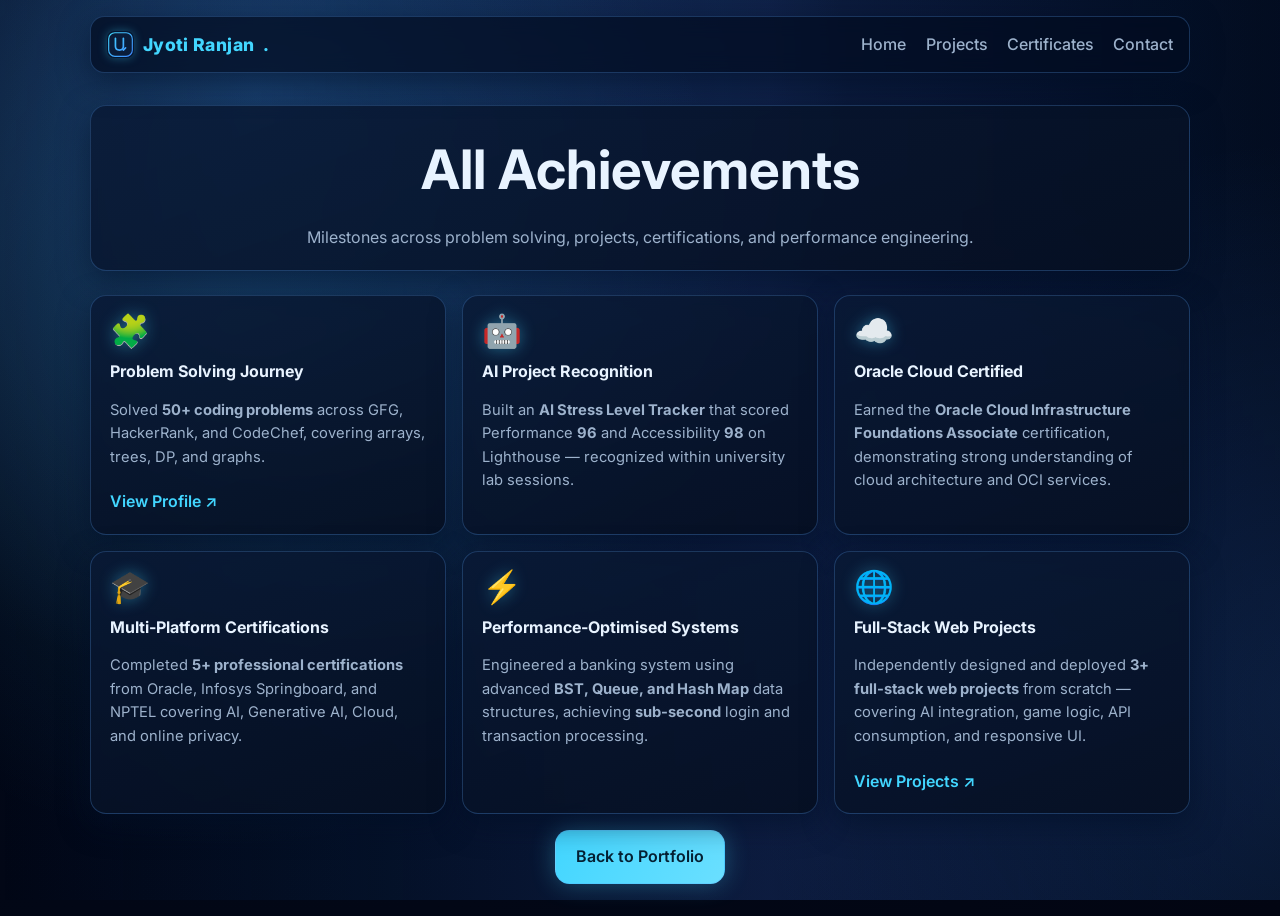
<file: achievements.html>
<!DOCTYPE html>
<html lang="en">
  <head>
    <meta charset="UTF-8" />
    <meta name="viewport" content="width=device-width, initial-scale=1.0" />
    <title>All Achievements | Jyoti Ranjan</title>
    <meta name="description" content="All achievements by Jyoti Ranjan." />
    <link rel="preconnect" href="https://fonts.googleapis.com" />
    <link rel="preconnect" href="https://fonts.gstatic.com" crossorigin />
    <link
      href="https://fonts.googleapis.com/css2?family=Inter:wght@400;500;600;700;800&display=swap"
      rel="stylesheet"
    />
    <link rel="stylesheet" href="styles.css" />
  </head>
  <body>
    <div class="aurora-bg"></div>

    <header class="site-header">
      <a href="index.html#home" class="brand">
        <img src="assets/images/logo.svg" alt="Jyoti logo" class="brand-logo" />
        <span>Jyoti Ranjan</span><span>.</span>
      </a>
      <nav class="nav-links nav-links-static">
        <a href="index.html#home">Home</a>
        <a href="index.html#projects">Projects</a>
        <a href="index.html#certificates">Certificates</a>
        <a href="index.html#contact">Contact</a>
      </nav>
    </header>

    <main class="subpage-main">
      <section class="section-shell page-intro card">
        <h1>All Achievements</h1>
        <p>Milestones across problem solving, projects, certifications, and performance engineering.</p>
      </section>

      <section class="section-shell">
        <div class="achievement-grid">
          <article class="card achievement-card">
            <div class="achievement-icon">🧩</div>
            <h3>Problem Solving Journey</h3>
            <p>Solved <strong>50+ coding problems</strong> across GFG, HackerRank, and CodeChef, covering arrays, trees, DP, and graphs.</p>
            <a href="https://github.com/jyoti-ranjan5" target="_blank" rel="noreferrer">View Profile ↗</a>
          </article>

          <article class="card achievement-card">
            <div class="achievement-icon">🤖</div>
            <h3>AI Project Recognition</h3>
            <p>Built an <strong>AI Stress Level Tracker</strong> that scored Performance <strong>96</strong> and Accessibility <strong>98</strong> on Lighthouse — recognized within university lab sessions.</p>
          </article>

          <article class="card achievement-card">
            <div class="achievement-icon">☁️</div>
            <h3>Oracle Cloud Certified</h3>
            <p>Earned the <strong>Oracle Cloud Infrastructure Foundations Associate</strong> certification, demonstrating strong understanding of cloud architecture and OCI services.</p>
          </article>

          <article class="card achievement-card">
            <div class="achievement-icon">🎓</div>
            <h3>Multi-Platform Certifications</h3>
            <p>Completed <strong>5+ professional certifications</strong> from Oracle, Infosys Springboard, and NPTEL covering AI, Generative AI, Cloud, and online privacy.</p>
          </article>

          <article class="card achievement-card">
            <div class="achievement-icon">⚡</div>
            <h3>Performance-Optimised Systems</h3>
            <p>Engineered a banking system using advanced <strong>BST, Queue, and Hash Map</strong> data structures, achieving <strong>sub-second</strong> login and transaction processing.</p>
          </article>

          <article class="card achievement-card">
            <div class="achievement-icon">🌐</div>
            <h3>Full-Stack Web Projects</h3>
            <p>Independently designed and deployed <strong>3+ full-stack web projects</strong> from scratch — covering AI integration, game logic, API consumption, and responsive UI.</p>
            <a href="projects.html">View Projects ↗</a>
          </article>
        </div>

        <div class="section-action">
          <a class="btn btn-primary" href="index.html#achievements">Back to Portfolio</a>
        </div>
      </section>
    </main>
  </body>
</html>
</file>
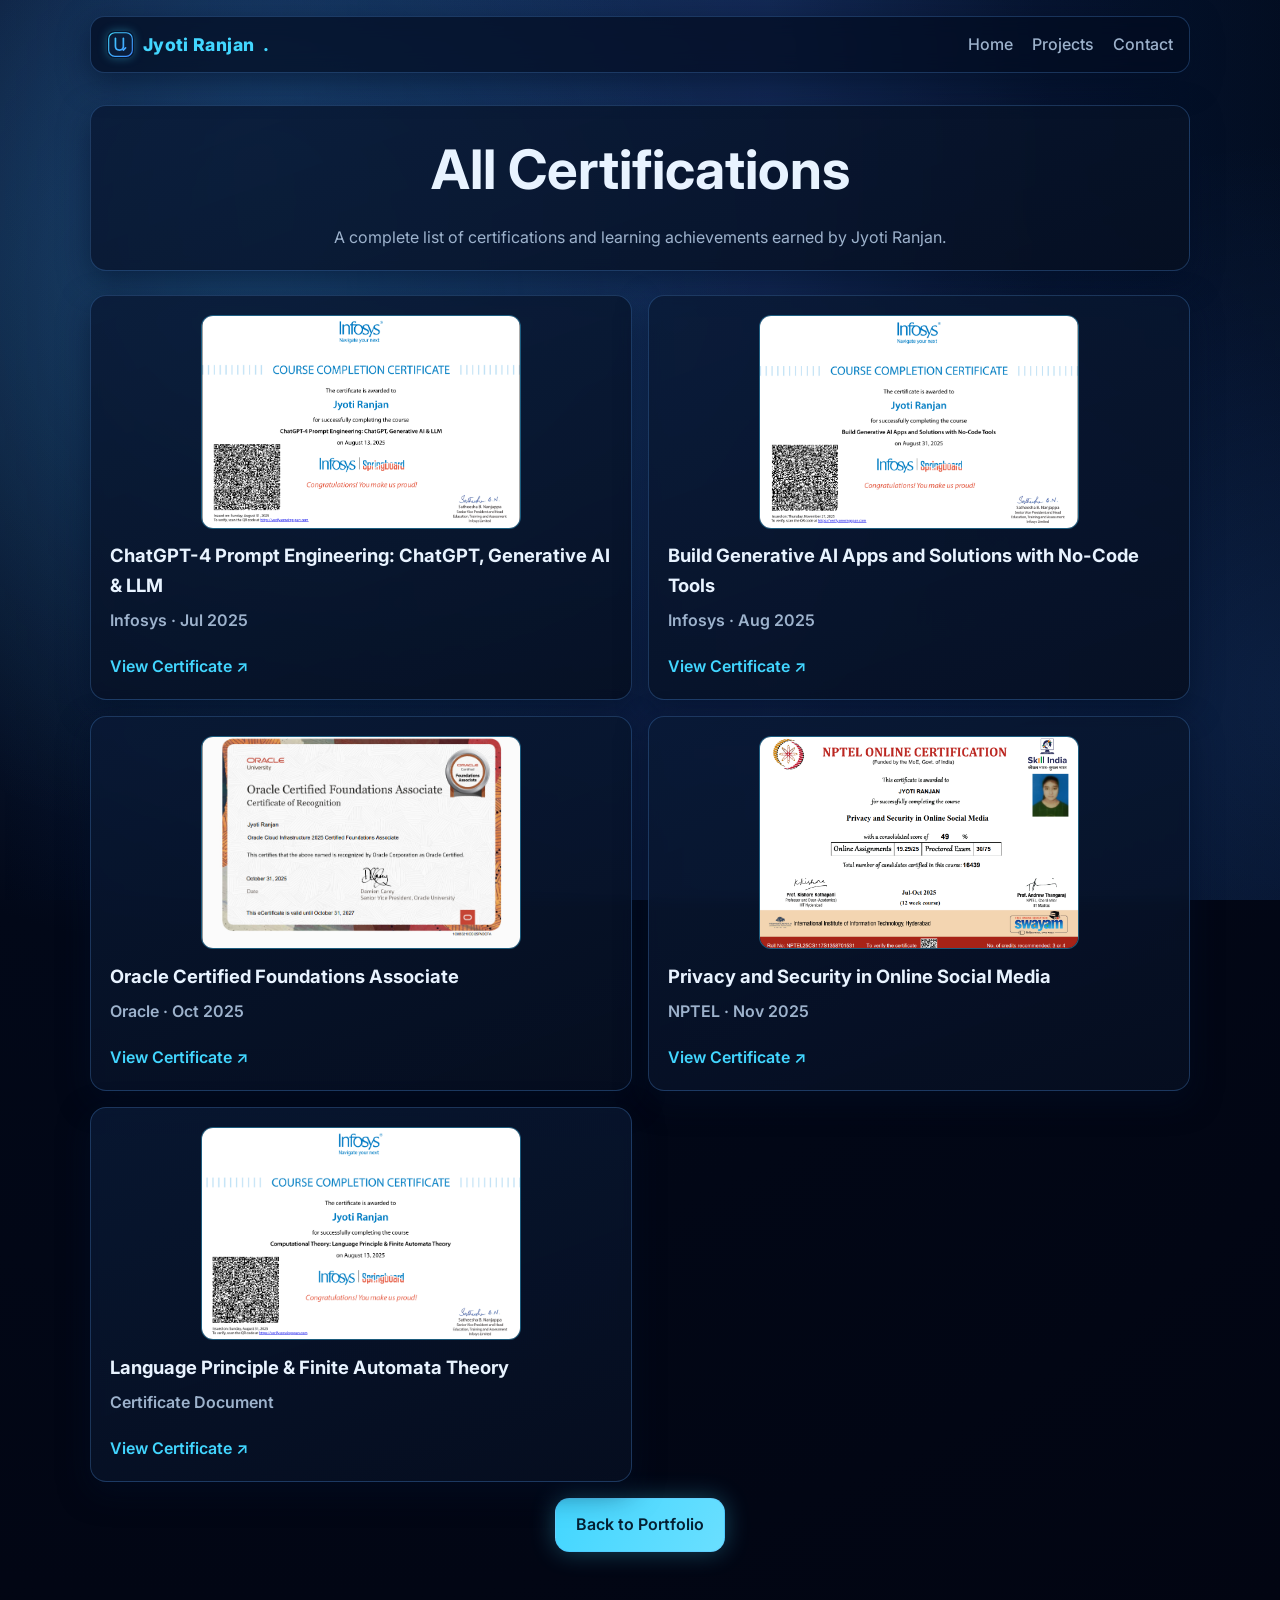
<file: certifications.html>
<!DOCTYPE html>
<html lang="en">
  <head>
    <meta charset="UTF-8" />
    <meta name="viewport" content="width=device-width, initial-scale=1.0" />
    <title>All Certifications | Jyoti Ranjan</title>
    <meta
      name="description"
      content="All certifications earned by Jyoti Ranjan."
    />
    <link rel="preconnect" href="https://fonts.googleapis.com" />
    <link rel="preconnect" href="https://fonts.gstatic.com" crossorigin />
    <link
      href="https://fonts.googleapis.com/css2?family=Inter:wght@400;500;600;700;800&display=swap"
      rel="stylesheet"
    />
    <link rel="stylesheet" href="styles.css" />
  </head>
  <body>
    <div class="aurora-bg"></div>

    <header class="site-header">
      <a href="index.html#home" class="brand">
        <img src="assets/images/logo.svg" alt="Jyoti logo" class="brand-logo" />
        <span>Jyoti Ranjan</span><span>.</span>
      </a>
      <nav class="nav-links nav-links-static">
        <a href="index.html#home">Home</a>
        <a href="index.html#projects">Projects</a>
        <a href="index.html#contact">Contact</a>
      </nav>
    </header>

    <main class="subpage-main">
      <section class="section-shell page-intro card">
        <h1>All Certifications</h1>
        <p>
          A complete list of certifications and learning achievements earned by
          Jyoti Ranjan.
        </p>
      </section>

      <section class="section-shell">
        <div class="project-grid all-certificates-grid">
          <article class="card project-card certificate-card">
            <img class="certificate-thumb" src="assets/certificates/Chat gpt 4 prompt eng.png" alt="ChatGPT Prompt Engineering certificate preview" />
            <h3>ChatGPT-4 Prompt Engineering: ChatGPT, Generative AI & LLM</h3>
            <p class="certificate-meta">Infosys · Jul 2025</p>
            <a href="assets/images/promt Engineering chatgpt,generative ai infosis certificate.pdf" target="_blank" rel="noreferrer">View Certificate ↗</a>
          </article>

          <article class="card project-card certificate-card">
            <img class="certificate-thumb" src="assets/certificates/Build genrative Ai app.png" alt="Build Generative AI Apps certificate preview" />
            <h3>Build Generative AI Apps and Solutions with No-Code Tools</h3>
            <p class="certificate-meta">Infosys · Aug 2025</p>
            <a href="assets/images/buld generative ai apps and solution with no  codes infosis.pdf" target="_blank" rel="noreferrer">View Certificate ↗</a>
          </article>

          <article class="card project-card certificate-card">
            <img class="certificate-thumb" src="assets/certificates/oracle cloud infra.png" alt="Oracle Foundations Associate certificate preview" />
            <h3>Oracle Certified Foundations Associate</h3>
            <p class="certificate-meta">Oracle · Oct 2025</p>
            <a href="assets/images/oraclecertificate.pdf" target="_blank" rel="noreferrer">View Certificate ↗</a>
          </article>

          <article class="card project-card certificate-card">
            <img class="certificate-thumb" src="assets/certificates/Privacy and security in social.png" alt="Privacy and Security in Online Social Media certificate preview" />
            <h3>Privacy and Security in Online Social Media</h3>
            <p class="certificate-meta">NPTEL · Nov 2025</p>
            <a href="assets/images/Privacy and Security in Online Social Media (3).pdf" target="_blank" rel="noreferrer">View Certificate ↗</a>
          </article>

          <article class="card project-card certificate-card">
            <img class="certificate-thumb" src="assets/certificates/Computational theory .png" alt="Language Principle and Finite Automata Theory certificate preview" />
            <h3>Language Principle & Finite Automata Theory</h3>
            <p class="certificate-meta">Certificate Document</p>
            <a href="assets/images/language Principle &finite Automata Theory.pdf" target="_blank" rel="noreferrer">View Certificate ↗</a>
          </article>
        </div>

        <div class="section-action">
          <a class="btn btn-primary" href="index.html#certificates">Back to Portfolio</a>
        </div>
      </section>
    </main>
  </body>
</html>
</file>
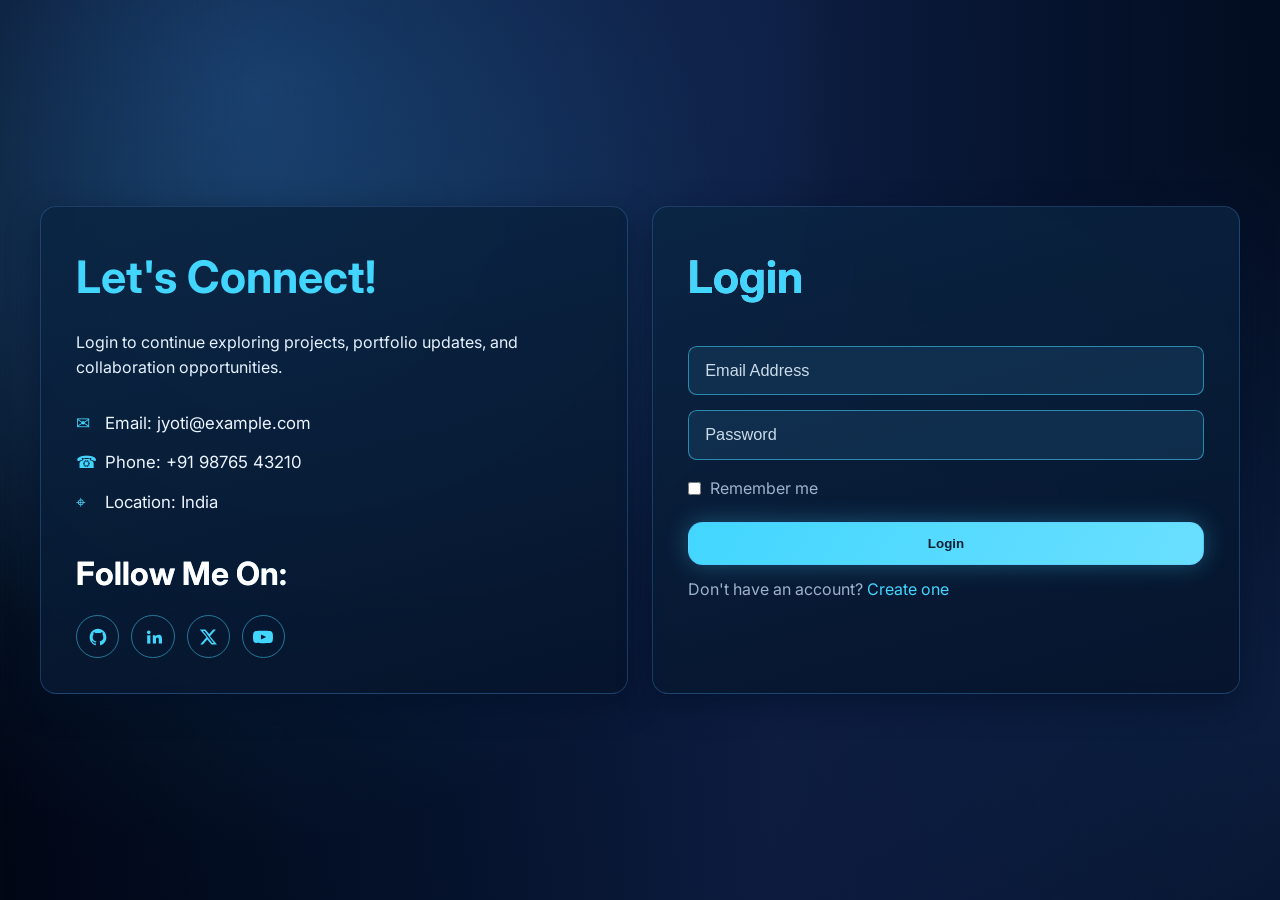
<file: login.html>
<!DOCTYPE html>
<html lang="en">
  <head>
    <meta charset="UTF-8" />
    <meta name="viewport" content="width=device-width, initial-scale=1.0" />
    <title>Login | Jyoti Portfolio</title>
    <link rel="preconnect" href="https://fonts.googleapis.com" />
    <link rel="preconnect" href="https://fonts.gstatic.com" crossorigin />
    <link
      href="https://fonts.googleapis.com/css2?family=Inter:wght@400;500;600;700;800&display=swap"
      rel="stylesheet"
    />
    <link rel="stylesheet" href="styles.css" />
  </head>
  <body class="login-page">
    <div class="aurora-bg"></div>

    <main class="login-wrapper">
      <section class="login-info card">
        <h1>Let's Connect!</h1>
        <p>
          Login to continue exploring projects, portfolio updates, and
          collaboration opportunities.
        </p>

        <ul class="login-contact-list">
          <li><span>✉</span> Email: jyoti@example.com</li>
          <li><span>☎</span> Phone: +91 98765 43210</li>
          <li><span>⌖</span> Location: India</li>
        </ul>

        <div class="social-login">
          <h2>Follow Me On:</h2>
          <div class="social-links">
            <a href="https://github.com/jyoti-ranjan5" target="_blank" rel="noreferrer" aria-label="GitHub">
              <svg viewBox="0 0 24 24" aria-hidden="true">
                <path d="M12 2C6.48 2 2 6.59 2 12.26C2 16.8 4.87 20.64 8.84 22C9.34 22.1 9.52 21.78 9.52 21.5C9.52 21.25 9.51 20.56 9.5 19.75C6.73 20.37 6.14 18.57 6.14 18.57C5.68 17.38 5.03 17.06 5.03 17.06C4.12 16.43 5.1 16.44 5.1 16.44C6.11 16.52 6.64 17.5 6.64 17.5C7.53 19.07 8.97 18.61 9.54 18.34C9.63 17.68 9.89 17.23 10.18 16.98C7.97 16.72 5.64 15.83 5.64 11.85C5.64 10.72 6.03 9.79 6.68 9.06C6.57 8.8 6.23 7.75 6.78 6.33C6.78 6.33 7.62 6.05 9.52 7.38C10.31 7.16 11.16 7.05 12 7.05C12.84 7.05 13.69 7.16 14.48 7.38C16.38 6.05 17.22 6.33 17.22 6.33C17.77 7.75 17.43 8.8 17.32 9.06C17.97 9.79 18.36 10.72 18.36 11.85C18.36 15.84 16.02 16.72 13.8 16.97C14.17 17.3 14.5 17.95 14.5 18.96C14.5 20.41 14.49 21.17 14.49 21.5C14.49 21.78 14.67 22.1 15.17 22C19.14 20.64 22 16.8 22 12.26C22 6.59 17.52 2 12 2Z" />
              </svg>
            </a>
            <a href="https://www.linkedin.com" target="_blank" rel="noreferrer" aria-label="LinkedIn">
              <svg viewBox="0 0 24 24" aria-hidden="true">
                <path d="M6.94 8.5C8.16 8.5 9.16 7.5 9.16 6.28C9.16 5.06 8.16 4.06 6.94 4.06C5.72 4.06 4.72 5.06 4.72 6.28C4.72 7.5 5.72 8.5 6.94 8.5Z" />
                <path d="M5.03 9.98H8.86V19.94H5.03V9.98Z" />
                <path d="M11.25 9.98H14.93V11.34H14.98C15.49 10.37 16.73 9.36 18.61 9.36C22.12 9.36 22.78 11.67 22.78 14.67V19.94H18.95V15.27C18.95 14.16 18.93 12.72 17.4 12.72C15.85 12.72 15.61 13.93 15.61 15.19V19.94H11.78V9.98H11.25Z" />
              </svg>
            </a>
            <a href="https://twitter.com" target="_blank" rel="noreferrer" aria-label="X">
              <svg viewBox="0 0 24 24" aria-hidden="true">
                <path d="M18.24 3H21.47L14.41 11.08L22.72 21H16.22L11.13 14.96L5.84 21H2.61L10.16 12.38L2.2 3H8.87L13.47 8.53L18.24 3ZM17.11 19.05H18.9L7.9 4.85H5.98L17.11 19.05Z" />
              </svg>
            </a>
            <a href="https://youtube.com" target="_blank" rel="noreferrer" aria-label="YouTube">
              <svg viewBox="0 0 24 24" aria-hidden="true">
                <path d="M23.5 7.2C23.23 6.16 22.43 5.34 21.4 5.07C19.52 4.57 12 4.57 12 4.57C12 4.57 4.48 4.57 2.6 5.07C1.57 5.34 0.77 6.16 0.5 7.2C0 9.09 0 12 0 12C0 12 0 14.91 0.5 16.8C0.77 17.84 1.57 18.66 2.6 18.93C4.48 19.43 12 19.43 12 19.43C12 19.43 19.52 19.43 21.4 18.93C22.43 18.66 23.23 17.84 23.5 16.8C24 14.91 24 12 24 12C24 12 24 9.09 23.5 7.2ZM9.55 15.12V8.88L15.82 12L9.55 15.12Z" />
              </svg>
            </a>
          </div>
        </div>
      </section>

      <section class="login-form card">
        <h2>Login</h2>
        <form>
          <div class="input-grid">
            <input type="email" placeholder="Email Address" required />
            <input type="password" placeholder="Password" required />
          </div>

          <label class="remember-row">
            <input type="checkbox" />
            <span>Remember me</span>
          </label>

          <button type="submit" class="btn btn-primary login-btn">Login</button>
          <p class="helper-text">
            Don't have an account? <a href="#">Create one</a>
          </p>
        </form>
      </section>
    </main>
  </body>
</html>
</file>
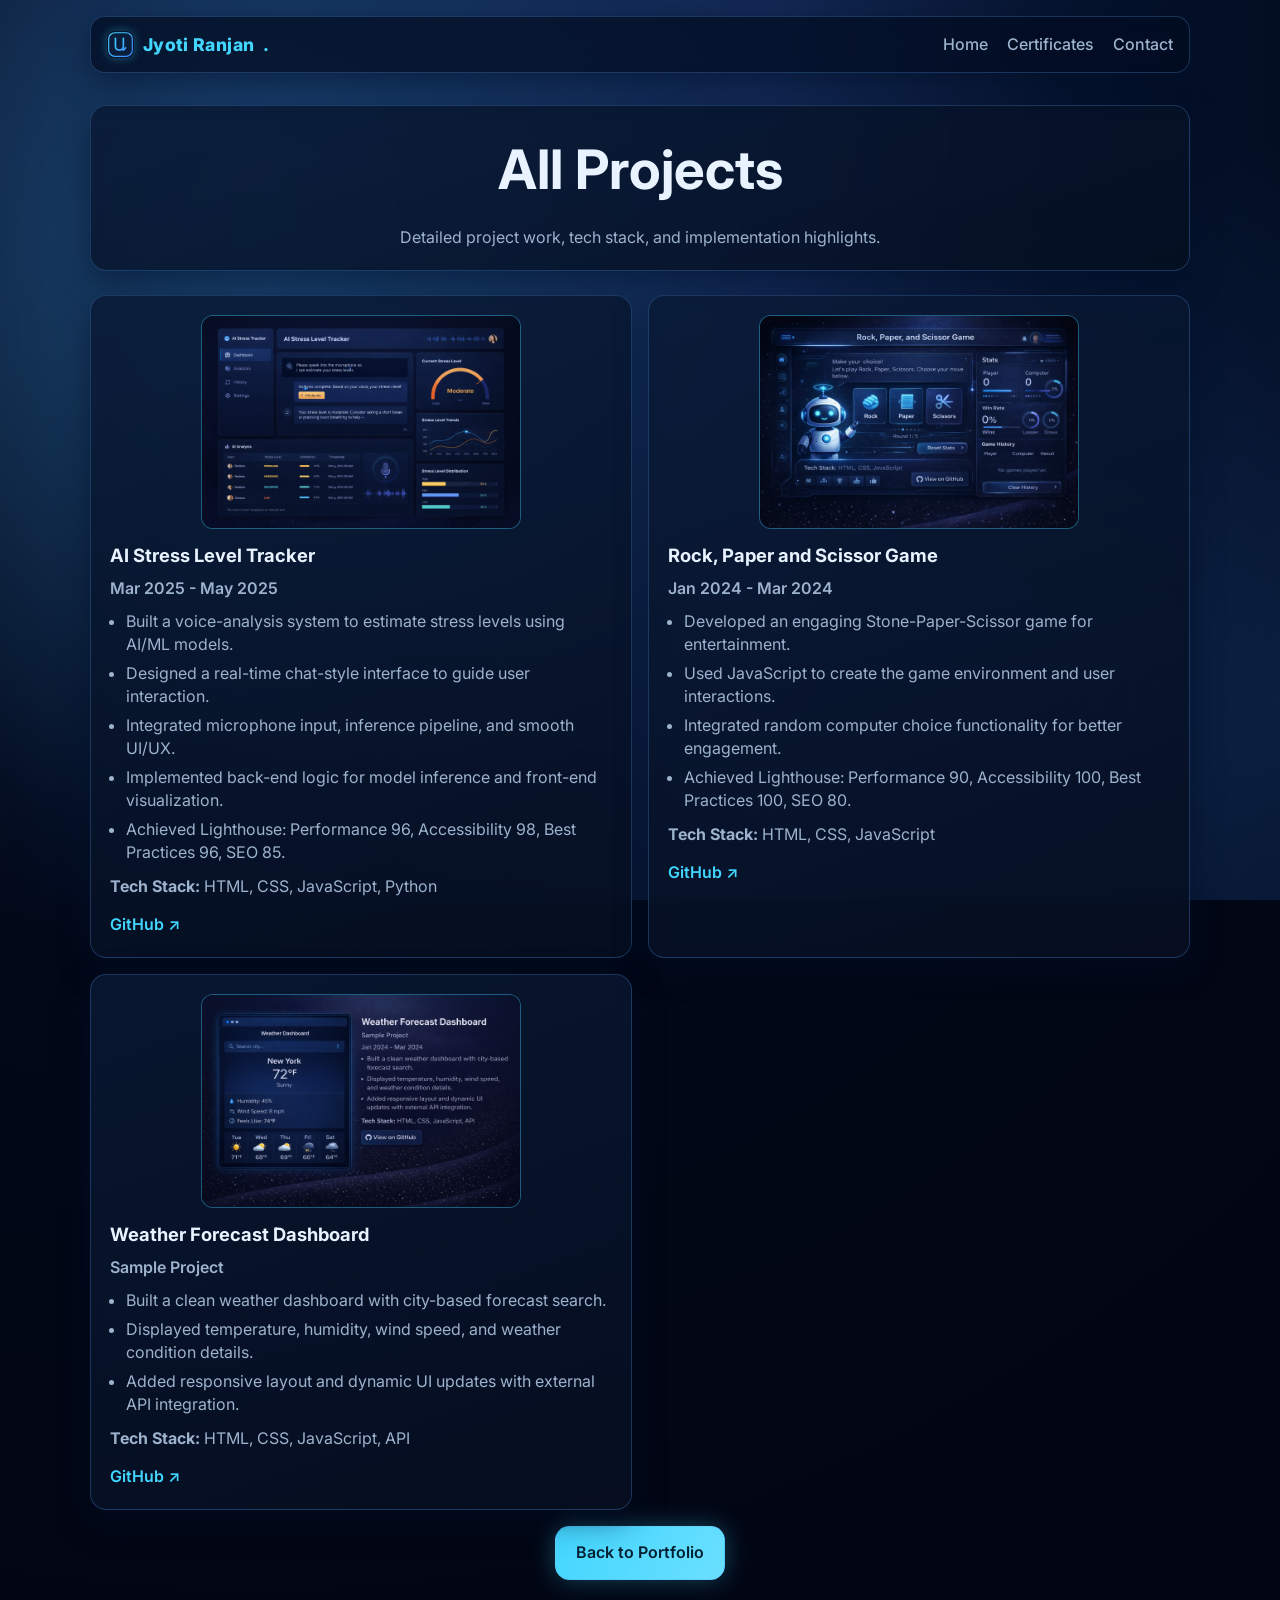
<file: projects.html>
<!DOCTYPE html>
<html lang="en">
  <head>
    <meta charset="UTF-8" />
    <meta name="viewport" content="width=device-width, initial-scale=1.0" />
    <title>All Projects | Jyoti Ranjan</title>
    <meta name="description" content="All projects by Jyoti Ranjan." />
    <link rel="preconnect" href="https://fonts.googleapis.com" />
    <link rel="preconnect" href="https://fonts.gstatic.com" crossorigin />
    <link
      href="https://fonts.googleapis.com/css2?family=Inter:wght@400;500;600;700;800&display=swap"
      rel="stylesheet"
    />
    <link rel="stylesheet" href="styles.css" />
  </head>
  <body>
    <div class="aurora-bg"></div>

    <header class="site-header">
      <a href="index.html#home" class="brand">
        <img src="assets/images/logo.svg" alt="Jyoti logo" class="brand-logo" />
        <span>Jyoti Ranjan</span><span>.</span>
      </a>
      <nav class="nav-links nav-links-static">
        <a href="index.html#home">Home</a>
        <a href="index.html#certificates">Certificates</a>
        <a href="index.html#contact">Contact</a>
      </nav>
    </header>

    <main class="subpage-main">
      <section class="section-shell page-intro card">
        <h1>All Projects</h1>
        <p>Detailed project work, tech stack, and implementation highlights.</p>
      </section>

      <section class="section-shell">
        <div class="project-grid all-projects-grid">
          <article class="card project-card">
            <img class="project-thumb" src="assets/projects/Stress level tracker.png" alt="AI Stress Level Tracker preview" />
            <h3>AI Stress Level Tracker</h3>
            <p class="project-meta">Mar 2025 - May 2025</p>
            <ul class="project-points">
              <li>Built a voice-analysis system to estimate stress levels using AI/ML models.</li>
              <li>Designed a real-time chat-style interface to guide user interaction.</li>
              <li>Integrated microphone input, inference pipeline, and smooth UI/UX.</li>
              <li>Implemented back-end logic for model inference and front-end visualization.</li>
              <li>Achieved Lighthouse: Performance 96, Accessibility 98, Best Practices 96, SEO 85.</li>
            </ul>
            <p class="project-stack"><strong>Tech Stack:</strong> HTML, CSS, JavaScript, Python</p>
            <a href="https://github.com/jyoti-ranjan5" target="_blank" rel="noreferrer">GitHub ↗</a>
          </article>

          <article class="card project-card">
            <img class="project-thumb" src="assets/projects/Rock Paer Scissor.png" alt="Rock Paper Scissor Game preview" />
            <h3>Rock, Paper and Scissor Game</h3>
            <p class="project-meta">Jan 2024 - Mar 2024</p>
            <ul class="project-points">
              <li>Developed an engaging Stone-Paper-Scissor game for entertainment.</li>
              <li>Used JavaScript to create the game environment and user interactions.</li>
              <li>Integrated random computer choice functionality for better engagement.</li>
              <li>Achieved Lighthouse: Performance 90, Accessibility 100, Best Practices 100, SEO 80.</li>
            </ul>
            <p class="project-stack"><strong>Tech Stack:</strong> HTML, CSS, JavaScript</p>
            <a href="https://github.com/jyoti-ranjan5" target="_blank" rel="noreferrer">GitHub ↗</a>
          </article>

          <article class="card project-card">
            <img class="project-thumb" src="assets/projects/Weather Forcast Dashboard.png" alt="Weather Forecast Dashboard preview" />
            <h3>Weather Forecast Dashboard</h3>
            <p class="project-meta">Sample Project</p>
            <ul class="project-points">
              <li>Built a clean weather dashboard with city-based forecast search.</li>
              <li>Displayed temperature, humidity, wind speed, and weather condition details.</li>
              <li>Added responsive layout and dynamic UI updates with external API integration.</li>
            </ul>
            <p class="project-stack"><strong>Tech Stack:</strong> HTML, CSS, JavaScript, API</p>
            <a href="https://github.com/jyoti-ranjan5" target="_blank" rel="noreferrer">GitHub ↗</a>
          </article>
        </div>

        <div class="section-action">
          <a class="btn btn-primary" href="index.html#projects">Back to Portfolio</a>
        </div>
      </section>
    </main>
  </body>
</html>
</file>
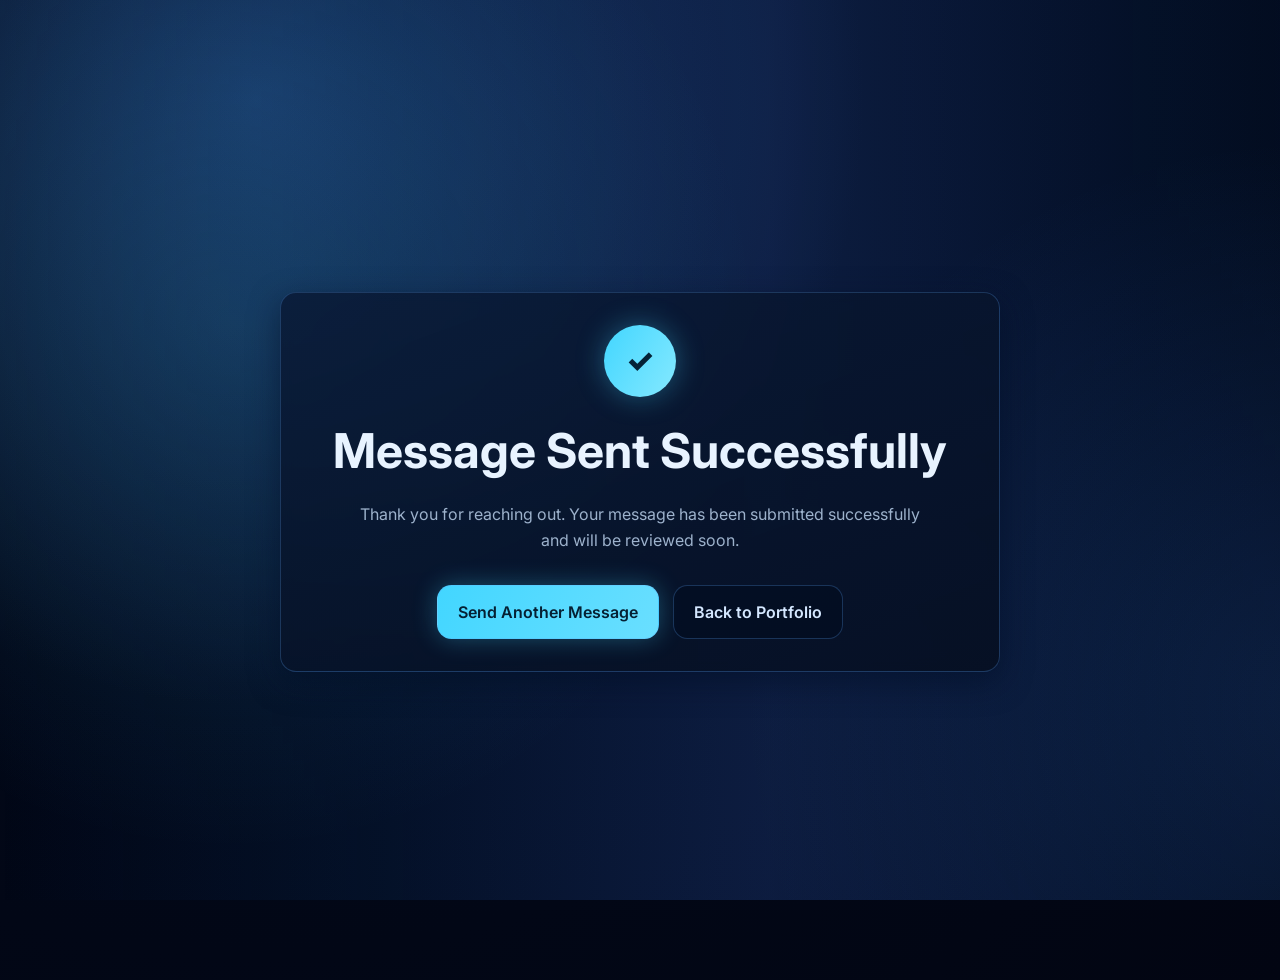
<file: success.html>
<!DOCTYPE html>
<html lang="en">
  <head>
    <meta charset="UTF-8" />
    <meta name="viewport" content="width=device-width, initial-scale=1.0" />
    <title>Message Sent | Jyoti Ranjan</title>
    <meta name="description" content="Confirmation page for successful contact form submission." />
    <link rel="preconnect" href="https://fonts.googleapis.com" />
    <link rel="preconnect" href="https://fonts.gstatic.com" crossorigin />
    <link
      href="https://fonts.googleapis.com/css2?family=Inter:wght@400;500;600;700;800&display=swap"
      rel="stylesheet"
    />
    <link rel="stylesheet" href="styles.css" />
  </head>
  <body>
    <div class="aurora-bg"></div>

    <main class="subpage-main success-page-wrap">
      <section class="card success-card">
        <div class="success-icon">✓</div>
        <h1>Message Sent Successfully</h1>
        <p>
          Thank you for reaching out. Your message has been submitted successfully
          and will be reviewed soon.
        </p>
        <div class="hero-cta">
          <a class="btn btn-primary" href="index.html#contact">Send Another Message</a>
          <a class="btn btn-outline" href="index.html">Back to Portfolio</a>
        </div>
      </section>
    </main>
  </body>
</html>
</file>
<file: styles.css>
:root {
  --bg: #020818;
  --bg-soft: #081833;
  --surface: #0b1f3f;
  --surface-2: #0f274d;
  --text: #e8f3ff;
  --text-muted: #9db2cc;
  --accent: #42d6ff;
  --accent-2: #3f8dff;
  --border: rgba(91, 168, 255, 0.25);
  --shadow: 0 0 24px rgba(66, 214, 255, 0.3);
  --shadow-soft: 0 10px 30px rgba(2, 14, 38, 0.55);
  --transition: 0.28s ease;
}

* {
  margin: 0;
  padding: 0;
  box-sizing: border-box;
}

html {
  scroll-behavior: smooth;
  scroll-padding-top: 6.5rem;
}

body {
  font-family: "Inter", sans-serif;
  background: radial-gradient(circle at 20% 10%, #17335f 0%, var(--bg) 45%, #020512 100%);
  color: var(--text);
  min-height: 100vh;
  line-height: 1.6;
  overflow-x: hidden;
  -webkit-font-smoothing: antialiased;
  -moz-osx-font-smoothing: grayscale;
  text-rendering: optimizeLegibility;
}

a {
  color: inherit;
  text-decoration: none;
}

button,
input,
textarea,
a {
  transition: color var(--transition), background-color var(--transition), border-color var(--transition), box-shadow var(--transition), transform var(--transition);
}

.aurora-bg {
  position: fixed;
  inset: 0;
  background:
    radial-gradient(circle at 15% 30%, rgba(66, 214, 255, 0.12), transparent 35%),
    radial-gradient(circle at 85% 65%, rgba(63, 141, 255, 0.14), transparent 38%),
    linear-gradient(90deg, transparent 0%, rgba(20, 77, 152, 0.14) 25%, rgba(65, 129, 255, 0.18) 50%, rgba(20, 77, 152, 0.14) 75%, transparent 100%);
  background-size: 120% 120%;
  animation: auroraShift 14s ease-in-out infinite alternate;
  pointer-events: none;
  z-index: -1;
}

.site-header {
  position: sticky;
  top: 0;
  z-index: 10;
  width: min(1100px, calc(100% - 2rem));
  margin: 1rem auto 0;
  padding: 0.85rem 1rem;
  border: 1px solid var(--border);
  background: rgba(2, 12, 32, 0.72);
  backdrop-filter: blur(10px);
  border-radius: 0.9rem;
  box-shadow: var(--shadow-soft);
  display: flex;
  justify-content: space-between;
  align-items: center;
}

.brand {
  display: inline-flex;
  align-items: center;
  gap: 0.55rem;
  font-weight: 800;
  font-size: 1.1rem;
  letter-spacing: 0.02em;
}

.brand-logo {
  width: 1.7rem;
  height: 1.7rem;
  border-radius: 0.45rem;
  box-shadow: 0 0 10px rgba(66, 214, 255, 0.35);
}

.brand span {
  color: var(--accent);
}

.nav-links {
  display: flex;
  gap: 1.2rem;
}

.nav-links a {
  position: relative;
  color: var(--text-muted);
  font-weight: 500;
  transition: color var(--transition);
}

.nav-links a::after {
  content: "";
  position: absolute;
  left: 0;
  bottom: -0.3rem;
  width: 100%;
  height: 2px;
  transform: scaleX(0);
  transform-origin: left;
  transition: transform var(--transition);
  background: linear-gradient(120deg, var(--accent), var(--accent-2));
}

.nav-links a:hover,
.nav-links a.active {
  color: var(--accent);
}

.nav-links a:hover::after,
.nav-links a.active::after {
  transform: scaleX(1);
}

.menu-btn {
  display: none;
  background: transparent;
  color: var(--text);
  border: 1px solid var(--border);
  width: 2.2rem;
  height: 2.2rem;
  border-radius: 0.6rem;
  font-size: 1.1rem;
  cursor: pointer;
}

.menu-btn:hover {
  border-color: rgba(66, 214, 255, 0.6);
  box-shadow: 0 0 16px rgba(66, 214, 255, 0.18);
}

main {
  width: min(1100px, calc(100% - 2rem));
  margin: 2rem auto 3rem;
}

.section-shell {
  margin-bottom: 1.5rem;
  scroll-margin-top: 6.8rem;
}

.hero {
  text-align: center;
  padding: 4rem 1.2rem 2.2rem;
}

.hero-avatar {
  width: 9rem;
  height: 9rem;
  margin: 0 auto 1rem;
  border-radius: 50%;
  border: 3px solid rgba(66, 214, 255, 0.45);
  background: linear-gradient(160deg, #1c4f83 0%, #0d264f 60%, #081427 100%);
  box-shadow: 0 0 35px rgba(66, 214, 255, 0.45), 0 0 70px rgba(63, 141, 255, 0.2);
  display: grid;
  place-items: center;
  font-size: 3.3rem;
  font-weight: 700;
  animation: floatPulse 3.6s ease-in-out infinite;
  overflow: hidden;
  position: relative;
  isolation: isolate;
  cursor: pointer;
  will-change: transform;
  backface-visibility: hidden;
}

.hero-avatar:focus-visible {
  outline: 2px solid rgba(66, 214, 255, 0.95);
  outline-offset: 6px;
}

.hero-avatar::before {
  content: "";
  position: absolute;
  inset: -8px;
  border-radius: 50%;
  background: conic-gradient(
    from 0deg,
    rgba(66, 214, 255, 0.95),
    rgba(63, 141, 255, 0.1),
    rgba(66, 214, 255, 0.85),
    rgba(63, 141, 255, 0.12),
    rgba(66, 214, 255, 0.95)
  );
  filter: blur(10px);
  opacity: 0.9;
  z-index: -2;
  animation: spinAura 6.5s linear infinite;
}

.hero-avatar::after {
  content: "";
  position: absolute;
  inset: 0;
  background: linear-gradient(180deg, rgba(66, 214, 255, 0.14), rgba(63, 141, 255, 0.08));
  mix-blend-mode: screen;
  pointer-events: none;
  z-index: 1;
}

.hero-avatar-image {
  width: 100%;
  height: 100%;
  object-fit: cover;
  display: block;
  filter: saturate(1.08) contrast(1.04) drop-shadow(0 0 16px rgba(66, 214, 255, 0.28));
  transform: scale(1.02);
}

.hero-avatar.is-clicked {
  animation: photoClickPop 0.7s ease, floatPulse 3.6s ease-in-out 0.72s infinite;
}

.hero-avatar.is-clicked::before {
  animation: spinAura 1.2s linear infinite, ringFlash 0.7s ease;
}

.hero-avatar .hero-avatar-image {
  position: relative;
  z-index: 0;
}

.hero-avatar span,
.hero-avatar img {
  position: relative;
}

.hero-avatar > .hero-avatar-image {
  box-shadow: inset 0 0 22px rgba(66, 214, 255, 0.15);
  mask-image: radial-gradient(circle, #000 68%, transparent 100%);
}

.hero-avatar-shine {
  display: none;
}

/* ── Open to Opportunities pill ─────────────────────────────── */
.status-pill {
  display: inline-flex;
  align-items: center;
  gap: 0.55rem;
  padding: 0.62rem 1.35rem;
  border-radius: 50px;
  border: 1.5px solid rgba(66, 214, 255, 0.4);
  font-size: 0.93rem;
  font-weight: 600;
  letter-spacing: 0.03em;
  color: var(--accent);
  cursor: pointer;
  text-decoration: none;
  animation: bounceStatus 3s cubic-bezier(0.22, 1, 0.36, 1) infinite;
  position: relative;
}

.status-pill::before {
  content: "";
  display: inline-block;
  width: 9px;
  height: 9px;
  border-radius: 50%;
  background: #3ddc84;
  box-shadow: 0 0 8px #3ddc84, 0 0 16px rgba(61, 220, 132, 0.5);
  animation: pulseDot 1.8s ease-in-out infinite;
  flex-shrink: 0;
}

@keyframes pulseDot {
  0%, 100% { transform: scale(1); opacity: 1; }
  50%       { transform: scale(1.45); opacity: 0.65; }
}

.status-button {
  min-width: 220px;
  background: linear-gradient(135deg, rgba(18, 62, 108, 0.88), rgba(10, 29, 58, 0.82));
  backdrop-filter: blur(8px);
  font-weight: 700;
  letter-spacing: 0.04em;
  box-shadow: 0 0 24px rgba(66, 214, 255, 0.22), inset 0 0 18px rgba(66, 214, 255, 0.05);
  transition: transform var(--transition), box-shadow var(--transition), border-color var(--transition), background var(--transition);
}

.status-button:hover {
  transform: translateY(-3px) scale(1.02);
  border-color: rgba(66, 214, 255, 0.65);
  box-shadow: 0 0 28px rgba(66, 214, 255, 0.4), 0 0 50px rgba(63, 141, 255, 0.16);
  background: linear-gradient(135deg, rgba(29, 86, 145, 0.96), rgba(10, 29, 58, 0.9));
}

.status-button:focus-visible {
  outline: 2px solid rgba(66, 214, 255, 0.9);
  outline-offset: 4px;
}

.hero h1 {
  font-size: clamp(2rem, 6vw, 4.4rem);
  line-height: 1.08;
  font-weight: 800;
  margin-bottom: 1rem;
}

.hero h1 > span {
  display: inline-block;
}

.gradient-text {
  background: linear-gradient(120deg, var(--accent) 5%, #90c7ff 50%, var(--accent-2) 95%);
  background-size: 220% 220%;
  -webkit-background-clip: text;
  background-clip: text;
  color: transparent;
}

.hero-name,
.hero-role {
  animation: gradientFlow 6s ease-in-out infinite;
}

.hero-role {
  text-shadow: 0 0 18px rgba(66, 214, 255, 0.25);
  display: inline-block;
  white-space: nowrap;
  border-right: 2px solid var(--accent);
  padding-right: 0.08em;
  animation: gradientFlow 6s ease-in-out infinite, textGlowPulse 2.8s ease-in-out infinite, caretBlinkBorder 0.85s steps(1) infinite;
}

.hero-role.is-paused {
  animation: none;
  border-right-color: transparent;
  text-shadow: none;
}

.hero-copy {
  max-width: 760px;
  margin: 0 auto;
  color: var(--text-muted);
  font-size: clamp(1rem, 2vw, 1.15rem);
  text-wrap: balance;
}

.hero-copy strong {
  color: var(--accent);
}

.hero-cta {
  margin-top: 2rem;
  display: flex;
  justify-content: center;
  gap: 0.9rem;
  flex-wrap: wrap;
}

/* ── About Section ──────────────────────────────────────────── */
.about-grid {
  display: grid;
  grid-template-columns: 1fr auto;
  gap: 2rem;
  align-items: start;
}

.about-text {
  display: flex;
  flex-direction: column;
  gap: 1rem;
}

.about-text p {
  color: var(--text-muted);
  font-size: 1.02rem;
  line-height: 1.75;
}

.accent-strong {
  color: var(--accent);
  font-weight: 700;
}

.about-stats {
  display: grid;
  grid-template-columns: 1fr 1fr;
  gap: 0.75rem;
  min-width: 220px;
}

.stat-card {
  background: linear-gradient(135deg, rgba(18, 62, 108, 0.55), rgba(10, 29, 58, 0.45));
  border: 1px solid var(--border);
  border-radius: 0.9rem;
  padding: 1rem 0.85rem;
  text-align: center;
  display: flex;
  flex-direction: column;
  gap: 0.25rem;
  transition: transform var(--transition), box-shadow var(--transition);
}

.stat-card:hover {
  transform: translateY(-4px);
  box-shadow: 0 0 22px rgba(66, 214, 255, 0.2);
}

.stat-number {
  font-size: 1.65rem;
  font-weight: 800;
  background: linear-gradient(120deg, var(--accent) 10%, #90c7ff 90%);
  -webkit-background-clip: text;
  background-clip: text;
  color: transparent;
  line-height: 1;
}

.stat-label {
  font-size: 0.75rem;
  color: var(--text-muted);
  letter-spacing: 0.04em;
  text-transform: uppercase;
}

@media (max-width: 680px) {
  .about-grid {
    grid-template-columns: 1fr;
    gap: 1.1rem;
  }

  .about-text {
    gap: 0.8rem;
  }

  .about-text p {
    font-size: 0.95rem;
    line-height: 1.68;
  }

  .about-stats {
    grid-template-columns: repeat(2, minmax(0, 1fr));
    gap: 0.65rem;
    min-width: unset;
  }

  .stat-card {
    padding: 0.85rem 0.65rem;
  }

  .stat-number {
    font-size: 1.28rem;
  }

  .stat-label {
    font-size: 0.68rem;
    letter-spacing: 0.03em;
  }
}

@media (max-width: 420px) {
  .about-stats {
    grid-template-columns: 1fr;
  }
}

.animate-up {
  opacity: 0;
  transform: translateY(20px);
  animation: fadeUp 0.7s ease forwards;
}

.delay-1 {
  animation-delay: 0.08s;
}

.delay-2 {
  animation-delay: 0.18s;
}

.delay-3 {
  animation-delay: 0.28s;
}

.delay-4 {
  animation-delay: 0.38s;
}

.delay-5 {
  animation-delay: 0.48s;
}

.delay-6 {
  animation-delay: 0.58s;
}

.btn {
  min-width: 170px;
  padding: 0.82rem 1.25rem;
  border-radius: 0.9rem;
  font-weight: 600;
  border: 1px solid var(--border);
  transition: transform var(--transition), box-shadow var(--transition), border-color var(--transition);
}

.btn:hover {
  transform: translateY(-3px);
}

.btn-primary {
  background: linear-gradient(120deg, var(--accent), #6adfff);
  color: #052033;
  box-shadow: var(--shadow);
}

.btn-primary:hover {
  box-shadow: 0 0 30px rgba(66, 214, 255, 0.45);
}

.btn-outline {
  color: #d4e7ff;
  background: rgba(2, 12, 32, 0.6);
}

.btn-outline:hover {
  border-color: rgba(66, 214, 255, 0.45);
  box-shadow: 0 0 20px rgba(66, 214, 255, 0.2);
}

h2 {
  font-size: clamp(1.5rem, 3.4vw, 2.3rem);
  margin-bottom: 0.8rem;
  display: inline-block;
  background: linear-gradient(120deg, #ffffff 0%, #b6d6ff 45%, #71dfff 100%);
  -webkit-background-clip: text;
  background-clip: text;
  color: transparent;
}

h3 {
  font-size: 1.15rem;
  margin-bottom: 0.35rem;
}

.card {
  background: linear-gradient(160deg, rgba(9, 25, 53, 0.84) 0%, rgba(6, 15, 33, 0.88) 100%);
  border: 1px solid var(--border);
  border-radius: 1rem;
  padding: 1.2rem;
  backdrop-filter: blur(6px);
  box-shadow: var(--shadow-soft);
  transition: transform var(--transition), border-color var(--transition), box-shadow var(--transition);
}

.card:hover {
  transform: translateY(-4px);
  border-color: rgba(66, 214, 255, 0.45);
  box-shadow: 0 0 24px rgba(66, 214, 255, 0.2);
}

.card p {
  color: var(--text-muted);
}

.soft-glow:hover,
.project-card:hover {
  border-color: rgba(66, 214, 255, 0.45);
  box-shadow: 0 0 20px rgba(66, 214, 255, 0.2);
}

.skills-grid,
.project-grid {
  display: grid;
  grid-template-columns: repeat(3, minmax(0, 1fr));
  gap: 1rem;
}

.project-grid {
  grid-template-columns: repeat(2, minmax(0, 1fr));
}

.home-project-grid {
  grid-template-columns: repeat(3, minmax(0, 1fr));
  align-items: start;
}

.all-projects-grid {
  grid-template-columns: repeat(2, minmax(0, 1fr));
}

.compact-project-card {
  padding: 1rem;
}

.compact-project-card .project-thumb {
  width: min(100%, 270px);
  margin: 0 auto 0.7rem;
}

.compact-project-card h3 {
  font-size: 1.02rem;
}

.compact-project-card .project-meta {
  font-size: 0.9rem;
  margin-bottom: 0.4rem;
}

.compact-project-card .project-points {
  gap: 0.28rem;
  margin-bottom: 0.45rem;
  font-size: 0.92rem;
}

.compact-project-card .project-points li:nth-child(n + 4) {
  display: none;
}

.compact-project-card .project-stack {
  font-size: 0.92rem;
}

.compact-project-card a {
  margin-top: 0.55rem;
}

.education-timeline {
  position: relative;
  margin-top: 0.4rem;
  padding-left: 2.2rem;
  display: grid;
  gap: 1rem;
}

.education-timeline::before {
  content: "";
  position: absolute;
  left: 0.7rem;
  top: 0.35rem;
  bottom: 0.35rem;
  width: 2px;
  background: linear-gradient(180deg, rgba(66, 214, 255, 0.8), rgba(63, 141, 255, 0.25));
  box-shadow: 0 0 12px rgba(66, 214, 255, 0.28);
}

.education-item {
  position: relative;
  border: 1px solid var(--border);
  border-radius: 0.9rem;
  padding: 0.95rem 1rem;
  background: linear-gradient(160deg, rgba(9, 25, 53, 0.7) 0%, rgba(6, 15, 33, 0.8) 100%);
  transition: transform var(--transition), box-shadow var(--transition), border-color var(--transition);
}

.education-item::before {
  content: "";
  position: absolute;
  left: -1.56rem;
  top: 1.05rem;
  width: 0.78rem;
  height: 0.78rem;
  border-radius: 999px;
  background: var(--accent);
  box-shadow: 0 0 12px rgba(66, 214, 255, 0.65);
}

.education-item::after {
  content: "";
  position: absolute;
  left: -0.55rem;
  top: 1.12rem;
  width: 0;
  height: 0;
  border-top: 7px solid transparent;
  border-bottom: 7px solid transparent;
  border-right: 9px solid rgba(66, 214, 255, 0.72);
}

.education-item:hover {
  transform: translateY(-3px);
  border-color: rgba(66, 214, 255, 0.5);
  box-shadow: 0 0 20px rgba(66, 214, 255, 0.18);
}

.education-year {
  display: inline-block;
  margin-bottom: 0.3rem;
  padding: 0.2rem 0.55rem;
  border: 1px solid rgba(66, 214, 255, 0.45);
  border-radius: 999px;
  color: var(--accent);
  font-size: 0.82rem;
  font-weight: 600;
  background: rgba(19, 53, 85, 0.45);
}

.education-item h3 {
  margin-bottom: 0.2rem;
}

.education-item p {
  color: var(--text-muted);
}

.education-item p + p,
.achievement-card p + p,
.article-card p + p {
  margin-top: 0.35rem;
}

.achievement-grid,
.article-grid,
.training-grid {
  display: grid;
  gap: 1rem;
}

.achievement-grid,
.article-grid {
  grid-template-columns: repeat(3, minmax(0, 1fr));
}

.training-grid {
  grid-template-columns: 1fr;
}

.achievement-card {
  display: flex;
  flex-direction: column;
  gap: 0.5rem;
  transition: transform var(--transition), box-shadow var(--transition);
}

.achievement-card:hover {
  transform: translateY(-5px);
  box-shadow: 0 0 26px rgba(66, 214, 255, 0.18);
}

.achievement-icon {
  font-size: 2rem;
  line-height: 1;
  margin-bottom: 0.25rem;
  filter: drop-shadow(0 0 8px rgba(66, 214, 255, 0.4));
}

.achievement-card h3 {
  font-size: 1rem;
  font-weight: 700;
  color: var(--text);
}

.achievement-card p {
  color: var(--text-muted);
  font-size: 0.92rem;
  line-height: 1.6;
  flex: 1;
}

.articles-title {
  margin-top: 1.2rem;
  margin-bottom: 0.7rem;
  font-size: clamp(1.3rem, 3vw, 1.7rem);
}

.project-meta {
  color: var(--accent);
  font-weight: 600;
  margin-bottom: 0.5rem;
}

.certificate-meta {
  color: var(--accent);
  font-weight: 600;
  margin-bottom: 0.5rem;
}

.project-points {
  margin: 0.2rem 0 0.6rem 1rem;
  display: grid;
  gap: 0.35rem;
  color: var(--text-muted);
}

.project-points li {
  line-height: 1.45;
}

.project-stack {
  margin-top: 0.2rem;
}

.training-card a,
.achievement-card a {
  margin-top: 0.75rem;
  display: inline-block;
  color: var(--accent);
  font-weight: 600;
}

.article-card a {
  margin-top: 0.8rem;
  display: inline-block;
  color: var(--accent);
  font-weight: 600;
  transition: letter-spacing var(--transition);
}

.article-card a:hover {
  letter-spacing: 0.02em;
}

.certificate-grid {
  display: grid;
  grid-template-columns: repeat(2, minmax(0, 1fr));
  gap: 1rem;
}

.all-certificates-grid {
  grid-template-columns: repeat(2, minmax(0, 1fr));
}

.section-action {
  margin-top: 1rem;
  display: flex;
  justify-content: center;
}

.subpage-main {
  width: min(1100px, calc(100% - 2rem));
  margin: 2rem auto 3rem;
}

.page-intro {
  text-align: center;
}

.page-intro h1 {
  font-size: clamp(2rem, 5vw, 3.4rem);
  margin-bottom: 0.8rem;
}

.page-intro p {
  color: var(--text-muted);
}

.success-page-wrap {
  min-height: 100vh;
  display: grid;
  place-items: center;
}

.success-card {
  max-width: 720px;
  width: 100%;
  text-align: center;
  padding: 2rem 1.4rem;
}

.success-card h1 {
  font-size: clamp(2rem, 5vw, 3rem);
  margin-bottom: 0.8rem;
}

.success-card p {
  color: var(--text-muted);
  max-width: 560px;
  margin: 0 auto;
}

.success-icon {
  width: 4.5rem;
  height: 4.5rem;
  margin: 0 auto 1rem;
  border-radius: 999px;
  display: grid;
  place-items: center;
  font-size: 2rem;
  font-weight: 800;
  color: #042236;
  background: linear-gradient(120deg, var(--accent), #85e9ff);
  box-shadow: 0 0 28px rgba(66, 214, 255, 0.35);
}

.nav-links-static {
  opacity: 1;
  pointer-events: auto;
  position: static;
  transform: none;
  width: auto;
  background: transparent;
  border: 0;
  padding: 0;
}

.certificate-card h3 {
  margin-bottom: 0.45rem;
}

.certificate-thumb,
.project-thumb {
  width: min(100%, 320px);
  aspect-ratio: 3 / 2;
  object-fit: cover;
  display: block;
  border-radius: 0.75rem;
  border: 1px solid rgba(66, 214, 255, 0.35);
  margin: 0 auto 0.8rem;
  background: rgba(15, 39, 77, 0.45);
  transition: transform var(--transition), box-shadow var(--transition);
}

.certificate-card:hover .certificate-thumb,
.project-card:hover .project-thumb {
  transform: translateY(-2px) scale(1.02);
  box-shadow: 0 0 18px rgba(66, 214, 255, 0.22);
}

.certificate-card a {
  margin-top: 0.8rem;
  display: inline-block;
  color: var(--accent);
  font-weight: 600;
  transition: letter-spacing var(--transition);
}

.certificate-card a:hover,
.project-card a:hover {
  letter-spacing: 0.02em;
}

.add-certificate-card {
  border-style: dashed;
}

.project-card a {
  margin-top: 0.8rem;
  display: inline-block;
  color: var(--accent);
  font-weight: 600;
  transition: letter-spacing var(--transition);
}

.contact-showcase {
  display: grid;
  grid-template-columns: 1fr 1fr;
  gap: 1.6rem;
  align-items: stretch;
}

.contact-panel {
  padding: 1.2rem 0.2rem;
}

.contact-panel p {
  max-width: 620px;
  color: #eaf4ff;
  margin-top: 0.4rem;
}

.contact-info-list {
  list-style: none;
  margin: 1.9rem 0;
  display: grid;
  gap: 0.85rem;
}

.contact-info-list li {
  color: #eff6ff;
  font-size: 1.08rem;
}

.contact-info-list li span {
  display: inline-grid;
  width: 1.8rem;
  color: var(--accent);
}

.contact-panel h3 {
  font-size: clamp(1.7rem, 4vw, 2.2rem);
  margin-bottom: 1rem;
}

.contact-form-panel {
  padding: 1.4rem;
  background: linear-gradient(165deg, rgba(10, 37, 67, 0.9) 0%, rgba(6, 20, 43, 0.9) 100%);
}

.contact-form-panel h3 {
  color: var(--accent);
  text-align: center;
  font-size: clamp(1.8rem, 4vw, 2.5rem);
  margin-bottom: 1.1rem;
}

.contact-form-grid {
  display: grid;
  grid-template-columns: 1fr 1fr;
  gap: 0.9rem;
}

.contact-form-grid input,
.contact-form-grid textarea {
  background: rgba(19, 53, 85, 0.75);
  border: 1px solid rgba(66, 214, 255, 0.7);
  color: #eef7ff;
  border-radius: 0.55rem;
  padding: 0.9rem 1rem;
  font-size: 1.02rem;
  outline: none;
}

.contact-form-grid input::placeholder,
.contact-form-grid textarea::placeholder {
  color: rgba(229, 244, 255, 0.92);
}

.contact-form-grid input:focus,
.contact-form-grid textarea:focus {
  box-shadow: 0 0 0 3px rgba(66, 214, 255, 0.15);
}

.contact-form-grid textarea {
  grid-column: 1 / -1;
  resize: vertical;
  min-height: 180px;
}

.contact-form-grid button {
  grid-column: 1 / -1;
  justify-self: center;
  min-width: 190px;
}

.contact-form-note {
  margin-top: 0.85rem;
  text-align: center;
  color: var(--text-muted);
  font-size: 0.92rem;
}

.ai-chat-widget {
  position: fixed;
  right: 1.1rem;
  bottom: 1.1rem;
  z-index: 30;
  display: grid;
  justify-items: end;
  gap: 0.7rem;
}

.ai-chat-toggle {
  border: 1px solid rgba(66, 214, 255, 0.5);
  background: linear-gradient(135deg, rgba(20, 66, 112, 0.94), rgba(7, 24, 48, 0.92));
  color: #eaf5ff;
  border-radius: 999px;
  padding: 0.72rem 1.05rem;
  font-weight: 700;
  letter-spacing: 0.01em;
  cursor: pointer;
  box-shadow: 0 0 24px rgba(66, 214, 255, 0.26);
}

.ai-chat-toggle:hover {
  transform: translateY(-2px);
  box-shadow: 0 0 30px rgba(66, 214, 255, 0.38);
}

.ai-chat-panel {
  width: min(360px, calc(100vw - 1.8rem));
  border: 1px solid rgba(66, 214, 255, 0.4);
  border-radius: 1rem;
  background: linear-gradient(160deg, rgba(8, 28, 54, 0.96), rgba(4, 14, 30, 0.97));
  box-shadow: 0 16px 44px rgba(0, 0, 0, 0.45), 0 0 30px rgba(66, 214, 255, 0.16);
  overflow: hidden;
  backdrop-filter: blur(8px);
}

.ai-chat-header {
  padding: 0.85rem 0.95rem;
  border-bottom: 1px solid rgba(66, 214, 255, 0.25);
  background: linear-gradient(135deg, rgba(18, 58, 103, 0.7), rgba(10, 29, 58, 0.5));
}

.ai-chat-header h3 {
  font-size: 1rem;
  margin-bottom: 0.15rem;
}

.ai-chat-header p {
  font-size: 0.83rem;
  color: var(--text-muted);
}

.ai-chat-messages {
  max-height: 300px;
  overflow: auto;
  padding: 0.8rem 0.85rem;
  display: grid;
  gap: 0.55rem;
}

.ai-msg {
  max-width: 90%;
  font-size: 0.88rem;
  line-height: 1.45;
  padding: 0.55rem 0.72rem;
  border-radius: 0.7rem;
}

.ai-msg.user {
  justify-self: end;
  color: #082338;
  background: linear-gradient(135deg, #6adfff, #41c8ff);
}

.ai-msg.bot {
  justify-self: start;
  color: #eaf5ff;
  border: 1px solid rgba(66, 214, 255, 0.28);
  background: rgba(13, 38, 70, 0.72);
}

.ai-msg.typing {
  color: var(--text-muted);
  font-style: italic;
  opacity: 0.9;
}

.ai-chat-suggestions {
  padding: 0 0.85rem 0.6rem;
  display: flex;
  flex-wrap: wrap;
  gap: 0.45rem;
}

.ai-chip {
  border: 1px solid rgba(66, 214, 255, 0.4);
  background: rgba(20, 61, 98, 0.65);
  color: #dff2ff;
  font-size: 0.76rem;
  border-radius: 999px;
  padding: 0.34rem 0.62rem;
  cursor: pointer;
}

.ai-chip:hover {
  border-color: rgba(66, 214, 255, 0.75);
  transform: translateY(-1px);
}

.ai-chat-form {
  padding: 0.75rem 0.85rem 0.85rem;
  border-top: 1px solid rgba(66, 214, 255, 0.22);
  display: grid;
  grid-template-columns: 1fr auto;
  gap: 0.5rem;
}

.ai-chat-form input {
  border: 1px solid rgba(66, 214, 255, 0.45);
  background: rgba(12, 37, 66, 0.74);
  color: #eef7ff;
  border-radius: 0.6rem;
  padding: 0.58rem 0.68rem;
  outline: none;
  font-size: 0.88rem;
}

.ai-chat-form input:focus {
  box-shadow: 0 0 0 3px rgba(66, 214, 255, 0.16);
}

.ai-chat-form button {
  border: 1px solid rgba(66, 214, 255, 0.55);
  background: linear-gradient(120deg, var(--accent), #6adfff);
  color: #042033;
  font-weight: 700;
  border-radius: 0.6rem;
  padding: 0.58rem 0.75rem;
  cursor: pointer;
}

.ai-chat-form button:hover {
  transform: translateY(-1px);
  box-shadow: 0 0 20px rgba(66, 214, 255, 0.33);
}

footer {
  text-align: center;
  color: var(--text-muted);
  padding: 0.8rem 0 1.8rem;
}

@keyframes auroraShift {
  0% {
    background-position: 0% 0%;
  }
  100% {
    background-position: 100% 100%;
  }
}

@keyframes gradientFlow {
  0% {
    background-position: 0% 50%;
  }
  50% {
    background-position: 100% 50%;
  }
  100% {
    background-position: 0% 50%;
  }
}

@keyframes textGlowPulse {
  0%,
  100% {
    text-shadow: 0 0 10px rgba(66, 214, 255, 0.2);
  }
  50% {
    text-shadow: 0 0 24px rgba(66, 214, 255, 0.45);
  }
}

@keyframes fadeUp {
  to {
    opacity: 1;
    transform: translateY(0);
  }
}

@keyframes caretBlinkBorder {
  0%,
  49% {
    border-right-color: var(--accent);
  }
  50%,
  100% {
    border-right-color: transparent;
  }
}

@keyframes floatPulse {
  0%,
  100% {
    transform: translateY(0);
    box-shadow: 0 0 30px rgba(66, 214, 255, 0.35);
  }
  50% {
    transform: translateY(-6px);
    box-shadow: 0 0 44px rgba(66, 214, 255, 0.52);
  }
}

@keyframes spinAura {
  from {
    transform: rotate(0deg);
  }
  to {
    transform: rotate(360deg);
  }
}

@keyframes photoClickPop {
  0% {
    transform: scale(1) rotate(0deg);
  }
  25% {
    transform: scale(1.08) rotate(-4deg);
  }
  55% {
    transform: scale(0.98) rotate(4deg);
  }
  100% {
    transform: scale(1) rotate(0deg);
  }
}

@keyframes ringFlash {
  0% {
    opacity: 0.9;
    filter: blur(10px);
  }
  50% {
    opacity: 1;
    filter: blur(14px);
  }
  100% {
    opacity: 0.9;
    filter: blur(10px);
  }
}

@keyframes bounceStatus {
  0%,
  100% {
    transform: translateY(0);
  }
  30% {
    transform: translateY(-8px);
  }
  45% {
    transform: translateY(0);
  }
  60% {
    transform: translateY(-4px);
  }
}

@media (max-width: 880px) {
  .skills-grid,
  .project-grid,
  .certificate-grid,
  .achievement-grid,
  .article-grid,
  .training-grid {
    grid-template-columns: 1fr 1fr;
  }

  .home-project-grid {
    grid-template-columns: 1fr 1fr;
  }

  .all-certificates-grid {
    grid-template-columns: 1fr 1fr;
  }

  .all-projects-grid {
    grid-template-columns: 1fr 1fr;
  }

  .education-timeline {
    padding-left: 1.8rem;
  }

  .contact-showcase {
    grid-template-columns: 1fr;
  }
}

@media (max-width: 700px) {
  .site-header,
  main,
  .subpage-main {
    width: calc(100% - 1rem);
  }

  .site-header {
    padding: 0.72rem 0.78rem;
  }

  .brand {
    font-size: 0.98rem;
    gap: 0.42rem;
  }

  .brand-logo {
    width: 1.45rem;
    height: 1.45rem;
  }

  .menu-btn {
    display: inline-grid;
    place-items: center;
  }

  .nav-links {
    position: absolute;
    top: 4.2rem;
    right: 0;
    flex-direction: column;
    width: 180px;
    border-radius: 0.9rem;
    background: rgba(3, 12, 30, 0.95);
    border: 1px solid var(--border);
    padding: 0.85rem;
    transform: scale(0.95);
    opacity: 0;
    pointer-events: none;
    transition: opacity 0.2s ease, transform 0.2s ease;
  }

  .nav-links.open {
    transform: scale(1);
    opacity: 1;
    pointer-events: auto;
  }

  .skills-grid,
  .project-grid,
  .certificate-grid,
  .achievement-grid,
  .article-grid,
  .training-grid {
    grid-template-columns: 1fr;
  }

  .home-project-grid {
    grid-template-columns: 1fr;
  }

  .all-certificates-grid {
    grid-template-columns: 1fr;
  }

  .all-projects-grid {
    grid-template-columns: 1fr;
  }

  .contact-form-grid {
    grid-template-columns: 1fr;
  }

  .hero {
    padding-top: 2.6rem;
    padding-left: 0.4rem;
    padding-right: 0.4rem;
  }

  .hero h1 {
    line-height: 1.14;
  }

  .hero-copy {
    font-size: 0.96rem;
  }

  .status-button {
    min-width: unset;
    width: min(100%, 290px);
    justify-content: center;
    margin-inline: auto;
  }

  .hero-cta {
    gap: 0.62rem;
  }

  .hero-cta .btn {
    width: min(100%, 260px);
    min-width: unset;
  }

  .card {
    padding: 1rem;
  }

  .education-timeline {
    padding-left: 1.3rem;
  }

  .education-timeline::before {
    left: 0.32rem;
  }

  .education-item::before {
    left: -1.06rem;
  }

  .education-item::after {
    left: -0.3rem;
  }

  .contact-panel {
    padding: 0.55rem 0;
  }

  .contact-info-list li {
    font-size: 0.98rem;
  }

  .contact-form-panel {
    padding: 1rem;
  }

  .project-points {
    margin-left: 0.88rem;
  }

  .ai-chat-widget {
    right: 0.7rem;
    bottom: 0.7rem;
  }

  .ai-chat-panel {
    width: min(340px, calc(100vw - 1.2rem));
  }
}

@media (max-width: 420px) {
  .hero-avatar {
    width: 7.5rem;
    height: 7.5rem;
  }

  .hero-cta .btn,
  .status-button {
    width: 100%;
  }

  .ai-chat-panel {
    width: calc(100vw - 0.8rem);
  }
}

.login-page {
  min-height: 100vh;
  display: grid;
  place-items: center;
}

.login-wrapper {
  width: min(1200px, calc(100% - 2rem));
  margin: 2rem auto;
  display: grid;
  grid-template-columns: 1fr 1fr;
  gap: 1.5rem;
  align-items: stretch;
}

.login-info,
.login-form {
  padding: 2.2rem;
  background: linear-gradient(165deg, rgba(10, 37, 67, 0.9) 0%, rgba(6, 20, 43, 0.9) 100%);
}

.login-info h1,
.login-form h2 {
  color: var(--accent);
  font-size: clamp(2rem, 4vw, 2.8rem);
  margin-bottom: 1rem;
}

.login-info p {
  color: #e6f2ff;
  max-width: 540px;
}

.login-contact-list {
  list-style: none;
  margin: 1.8rem 0 2rem;
  display: grid;
  gap: 0.8rem;
}

.login-contact-list li {
  color: #ebf4ff;
  font-size: 1.05rem;
}

.login-contact-list span {
  color: var(--accent);
  display: inline-block;
  width: 1.5rem;
}

.social-login h2 {
  font-size: 2rem;
  color: #ffffff;
  margin-bottom: 1rem;
}

.social-links {
  display: flex;
  gap: 0.75rem;
  flex-wrap: wrap;
}

.social-links a {
  width: 2.7rem;
  height: 2.7rem;
  border-radius: 999px;
  border: 1px solid rgba(66, 214, 255, 0.5);
  color: var(--accent);
  display: grid;
  place-items: center;
  font-weight: 700;
  line-height: 0;
  transition: transform var(--transition), box-shadow var(--transition), border-color var(--transition);
}

.social-links a svg {
  width: 1.25rem;
  height: 1.25rem;
  fill: currentColor;
}

.social-links a:hover {
  transform: translateY(-2px);
  border-color: rgba(66, 214, 255, 0.75);
  box-shadow: 0 0 18px rgba(66, 214, 255, 0.35);
}

.login-form form {
  margin-top: 1rem;
}

.input-grid {
  display: grid;
  grid-template-columns: 1fr;
  gap: 0.9rem;
}

.input-grid input {
  background: rgba(19, 53, 85, 0.75);
  border: 1px solid rgba(66, 214, 255, 0.55);
  color: #eef7ff;
  border-radius: 0.55rem;
  padding: 0.9rem 1rem;
  font-size: 1.02rem;
  outline: none;
}

.input-grid input::placeholder {
  color: rgba(229, 244, 255, 0.88);
}

.input-grid input:focus {
  box-shadow: 0 0 0 3px rgba(66, 214, 255, 0.15);
}

.remember-row {
  display: inline-flex;
  align-items: center;
  gap: 0.55rem;
  margin-top: 1rem;
  color: var(--text-muted);
}

.remember-row input {
  accent-color: var(--accent);
}

.login-btn {
  width: 100%;
  margin-top: 1.2rem;
}

.helper-text {
  margin-top: 0.75rem;
  color: var(--text-muted);
}

.helper-text a {
  color: var(--accent);
}

@media (prefers-reduced-motion: reduce) {
  * {
    animation: none !important;
    transition: none !important;
  }
}

@media (max-width: 940px) {
  .login-wrapper {
    grid-template-columns: 1fr;
  }

  .login-info,
  .login-form {
    padding: 1.4rem;
  }

  .social-login h2 {
    font-size: 1.6rem;
  }
}
</file>
